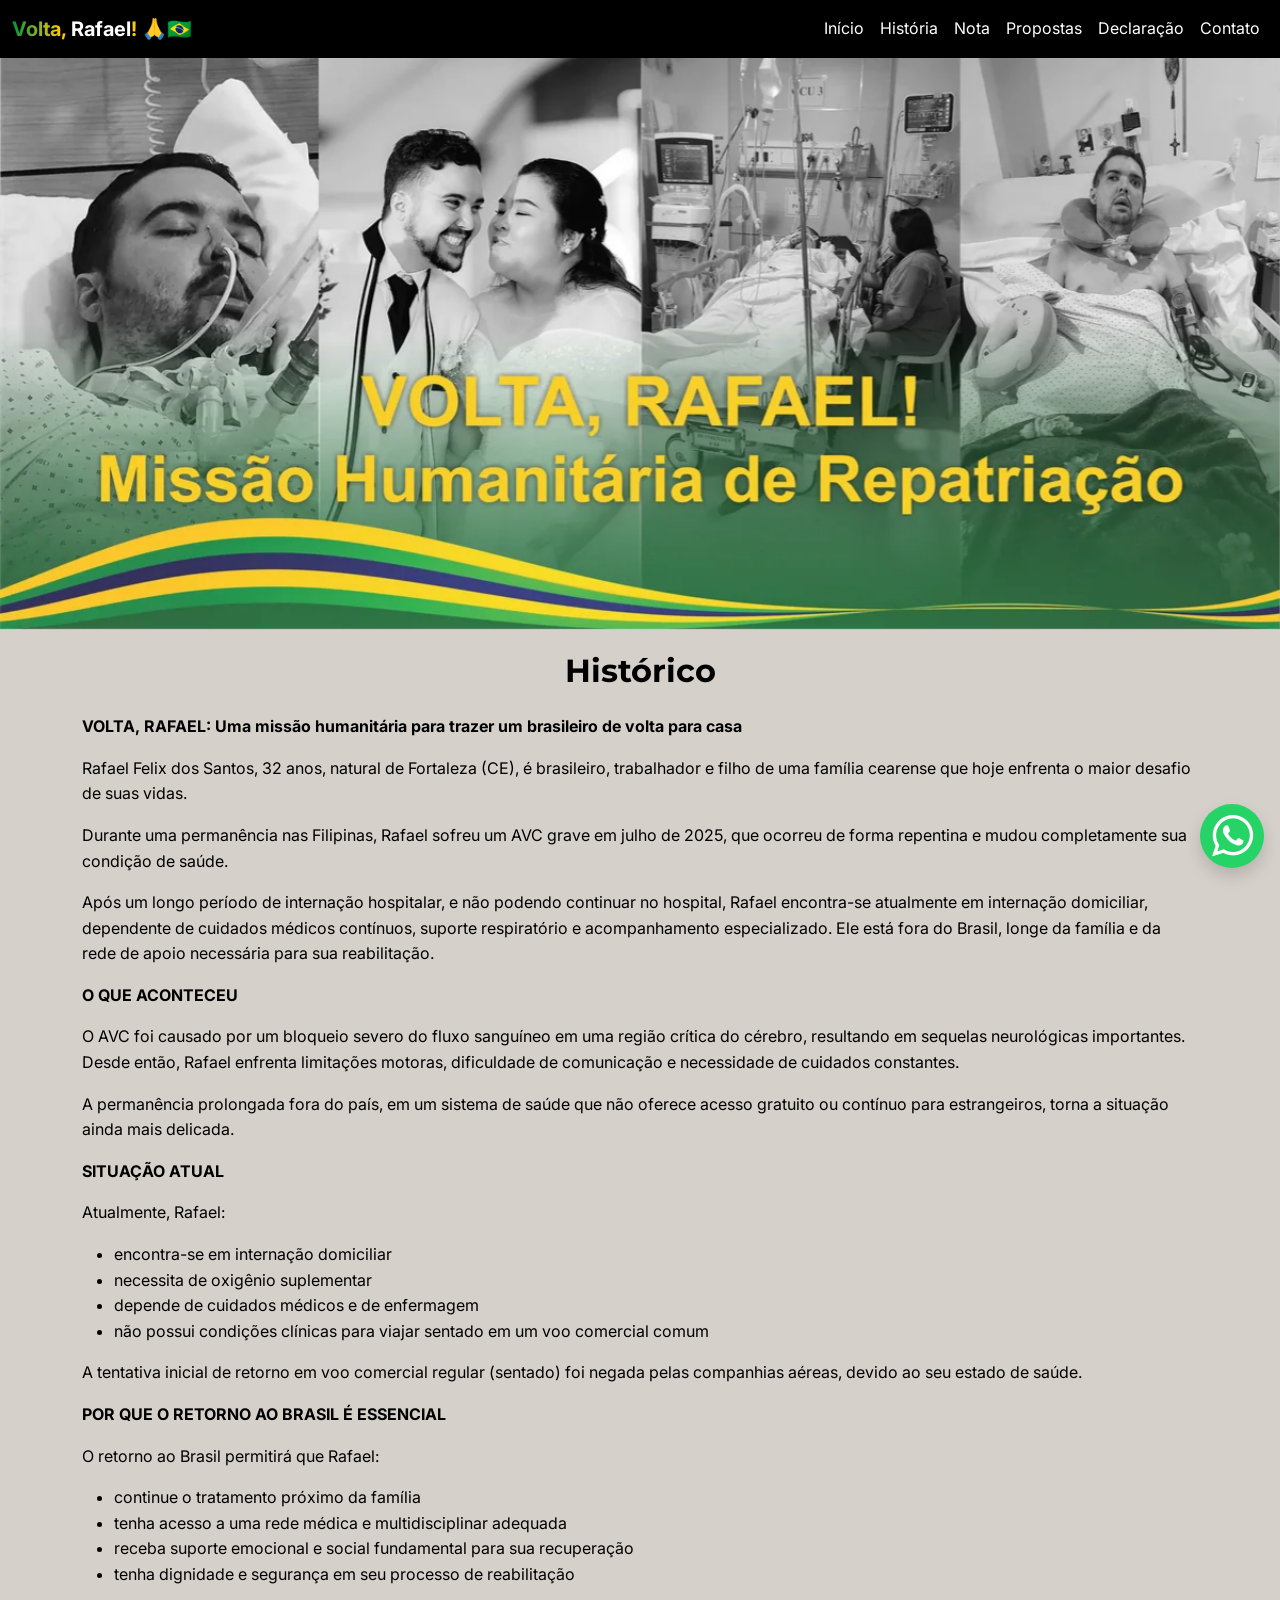
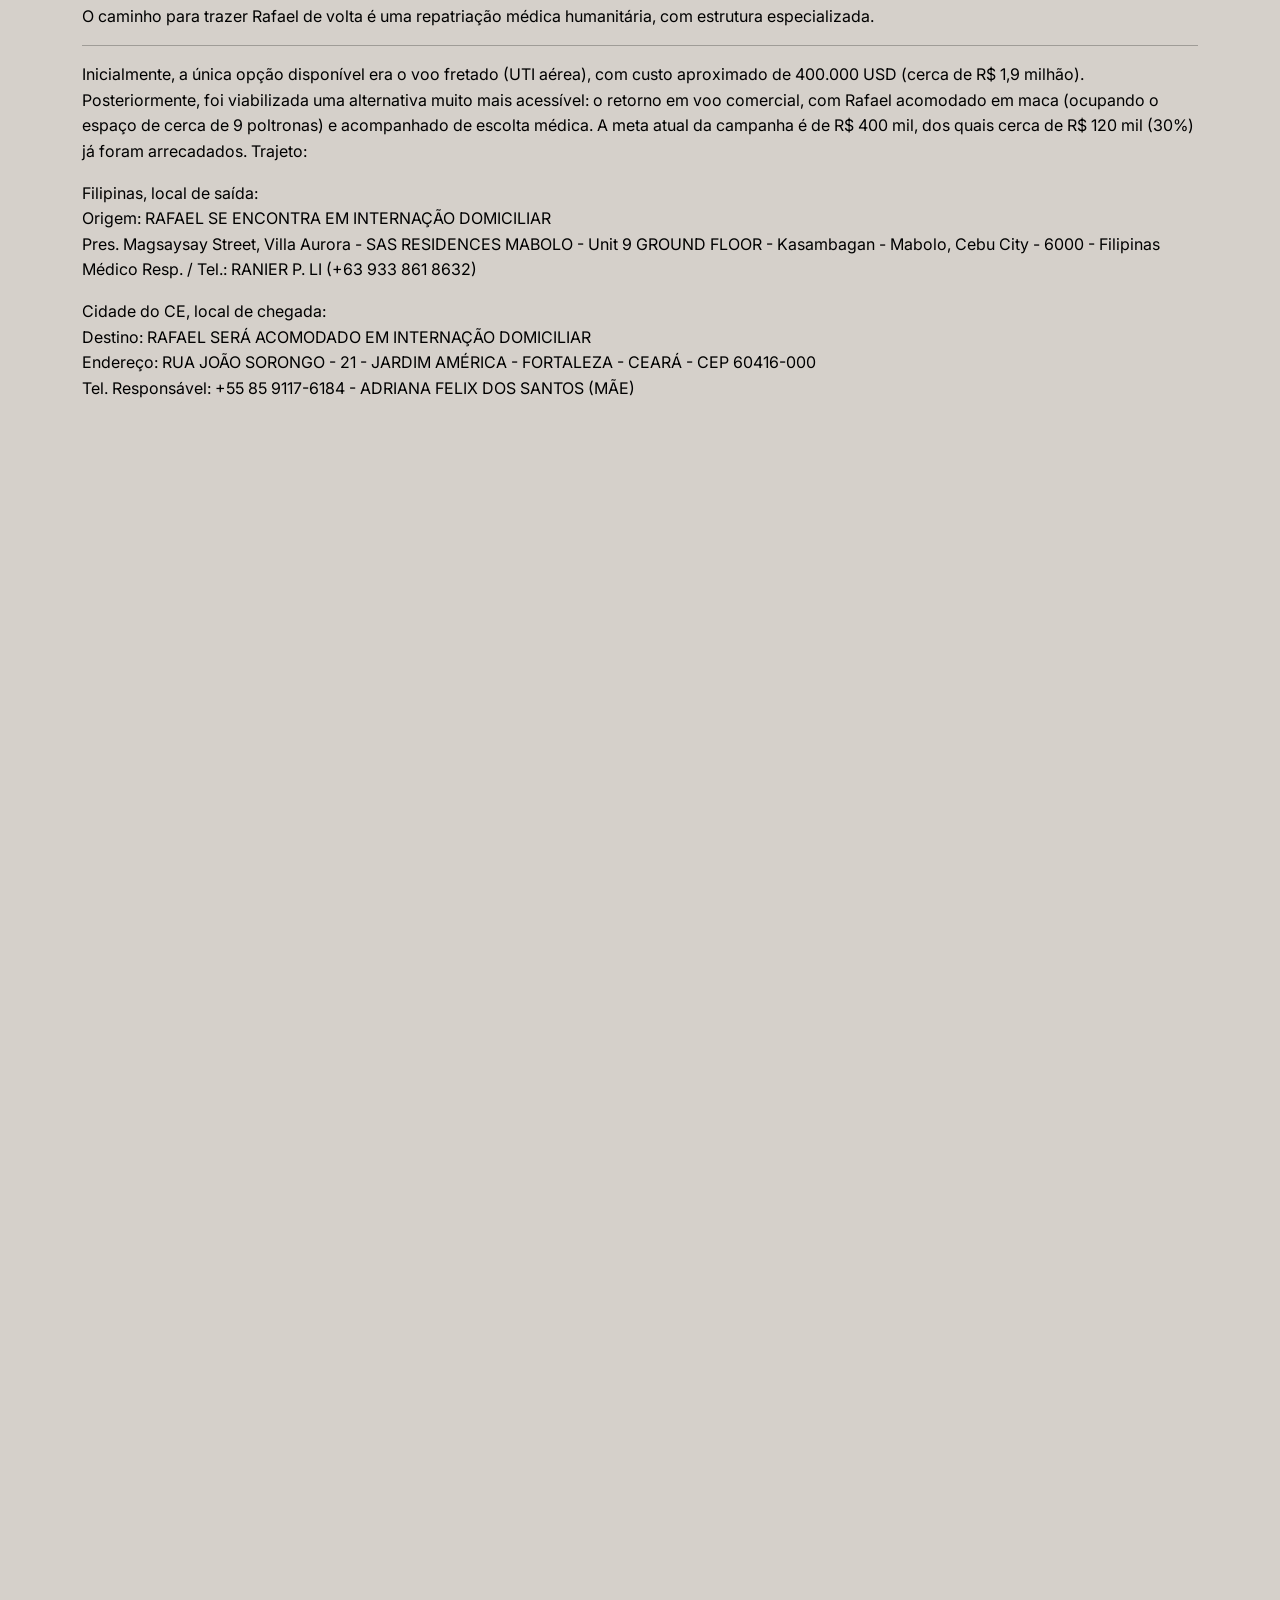
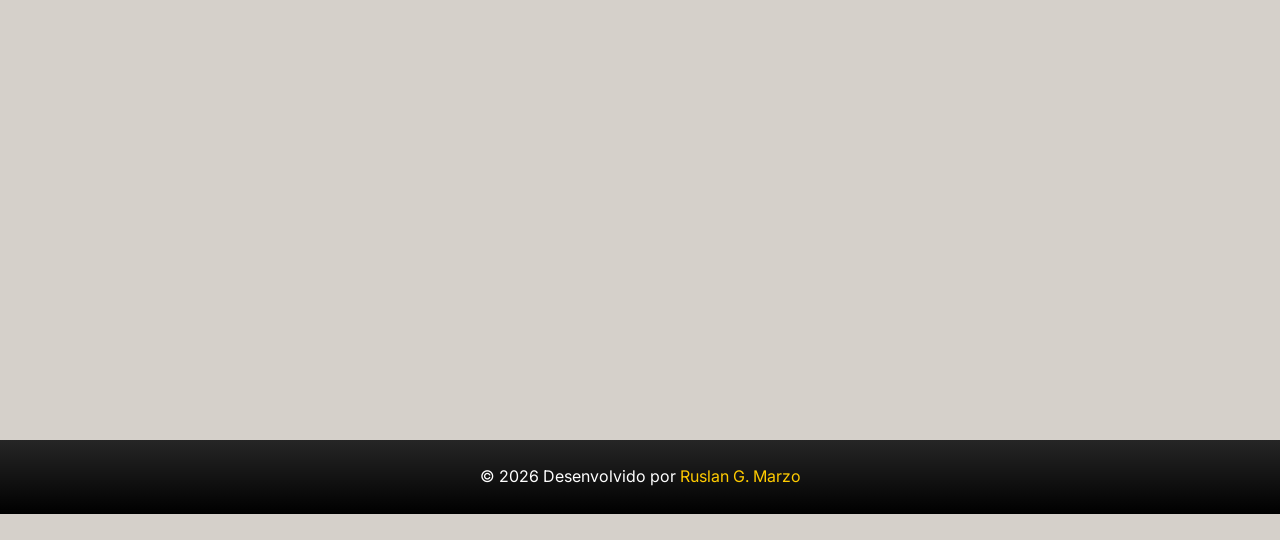
<file: historico.html>
<!DOCTYPE html>
<html lang="pt-BR">

<head>
  <meta charset="UTF-8">
  <meta name="viewport" content="width=device-width, initial-scale=1.0">
  <meta name="description"
    content="Volta, Rafael! Missão humanitária de repatriação.">
  <meta name="keywords" content="missão humanitária, repatriação">
  <meta name="author" content="Ruslan Guerra Marzo">
  <link rel="author" href="https://ruslanguerramarzo.web.app">
  <title>Volta, Rafael! - Missão humanitária de repatriação</title>
  <link rel="icon" type="image/x-icon" href="assets/logo.png">
  <!-- Bootstrap CSS -->
  <link href="https://cdn.jsdelivr.net/npm/bootstrap@5.3.3/dist/css/bootstrap.min.css" rel="stylesheet">
  <!-- Google Fonts: Montserrat, Poppins, Inter, Roboto -->
  <link href="https://fonts.googleapis.com/css2?family=Montserrat|Poppins|Inter|Roboto" rel="stylesheet">
  <!-- AOS for animations -->
  <link href="https://cdn.jsdelivr.net/npm/aos@2.3.4/dist/aos.css" rel="stylesheet">
  <link rel="stylesheet" href="https://cdnjs.cloudflare.com/ajax/libs/font-awesome/4.7.0/css/font-awesome.min.css">
  <link rel="stylesheet" href="assets/style.css?v=2">
</head>

<body>

    <header>
    <nav id="barraNavegacao" class="navbar navbar-expand-lg fixed-top">
      <div class="container-fluid">
        <a class="navbar-brand" href="#home">
          <b class="cor-amarelo"><span class="gradient-text-2">Volta</span>, <span class="cor-branco">Rafael</span>!</b> 🙏🇧🇷
        </a>
        <button class="navbar-toggler" type="button" data-bs-toggle="collapse" data-bs-target="#navbarNav"
          aria-controls="navbarNav" aria-expanded="false" aria-label="Toggle navigation"
          style="color: var(--azul);">
          <!-- <span class="navbar-toggler-icon"></span> -->
          <i class="fa fa-navicon" style="font-size: 30px;"></i>
        </button>
        <div class="collapse navbar-collapse justify-content-end" id="navbarNav">
          <ul class="navbar-nav">
            <li class="nav-item">
              <a class="nav-link" href="index.html#home">Início</a>
            </li>
            <li class="nav-item">
              <a class="nav-link" href="index.html#historia">História</a>
            </li>
            <li class="nav-item">
              <a class="nav-link" href="index.html#nota">Nota</a>
            </li>
            <li class="nav-item">
              <a class="nav-link" href="index.html#propostas">Propostas</a>
            </li>
            <li class="nav-item">
              <a class="nav-link" href="index.html#declaracao">Declaração</a>
            </li>
            <li class="nav-item">
              <a class="nav-link" href="index.html#contact">Contato</a>
            </li>
          </ul>
        </div>
      </div>
      <div id="divToast" class="toast position-fixed top-0" style="width:fit-content; margin:4rem 0 0 12px;">
        <div class="alert alert-success mb-0">
          <i class="fa fa-check-square-o"></i> <span id="successMessage">Informação copiada com sucesso!</span>
        </div>
      </div>
    </nav>
  </header>

  <main>
    <!-- Hero Section -->
    <section data-aos="fade-in">
      <div>
        <img src="assets/hero-2.webp" fetchpriority="high" alt="Volta, Rafael!" class="w-100 mt-5">
      </div>
    </section>

    <section class="py-4" data-aos="fade-up">
      <div class="container">
        <h2 class="section-title text-center mb-4">Histórico</h2>
        <p><b>VOLTA, RAFAEL: Uma missão humanitária para trazer um brasileiro de volta para casa</b></p>
        <p>Rafael Felix dos Santos, 32 anos, natural de Fortaleza (CE), é brasileiro, 
          trabalhador e filho de uma família cearense que hoje enfrenta o maior desafio de suas vidas.</p>
        <p>Durante uma permanência nas Filipinas, Rafael sofreu um AVC grave em julho de 2025, 
          que ocorreu de forma repentina e mudou completamente sua condição de saúde.</p>
        <p>Após um longo período de internação hospitalar, e não podendo continuar no hospital, 
          Rafael encontra-se atualmente em internação domiciliar, dependente de cuidados médicos contínuos, 
          suporte respiratório e acompanhamento especializado. Ele está fora do Brasil, 
          longe da família e da rede de apoio necessária para sua reabilitação.</p>

        <p><b>O QUE ACONTECEU</b></p>
        <p>O AVC foi causado por um bloqueio severo do fluxo sanguíneo em uma região crítica do cérebro, 
          resultando em sequelas neurológicas importantes. Desde então, Rafael enfrenta limitações motoras, 
          dificuldade de comunicação e necessidade de cuidados constantes.</p>
        <p>A permanência prolongada fora do país, em um sistema de saúde que não oferece acesso gratuito ou contínuo 
          para estrangeiros, torna a situação ainda mais delicada.</p>

        <p><b>SITUAÇÃO ATUAL</b></p>
        <p>Atualmente, Rafael:
          <ul>
            <li>encontra-se em internação domiciliar</li>
            <li>necessita de oxigênio suplementar</li>
            <li>depende de cuidados médicos e de enfermagem</li>
            <li>não possui condições clínicas para viajar sentado em um voo comercial comum</li>
          </ul>
        </p>
        <p>A tentativa inicial de retorno em voo comercial regular (sentado) foi negada pelas companhias aéreas, devido ao seu estado de saúde.</p>

        <p><b>POR QUE O RETORNO AO BRASIL É ESSENCIAL</b></p>
        <p>O retorno ao Brasil permitirá que Rafael:
          <ul>
            <li>continue o tratamento próximo da família</li>
            <li>tenha acesso a uma rede médica e multidisciplinar adequada</li>
            <li>receba suporte emocional e social fundamental para sua recuperação</li>
            <li>tenha dignidade e segurança em seu processo de reabilitação</li>
          </ul>
        </p>
        <p>O caminho para trazer Rafael de volta é uma repatriação médica humanitária, com estrutura especializada.</p>
        <hr>
        <p>Inicialmente, a única opção disponível era o voo fretado (UTI aérea), com custo aproximado de
          400.000 USD (cerca de R$ 1,9 milhão). Posteriormente, foi viabilizada uma alternativa muito mais
          acessível: o retorno em voo comercial, com Rafael acomodado em maca (ocupando o espaço de cerca de
          9 poltronas) e acompanhado de escolta médica. A meta atual da campanha é de R$ 400 mil, dos quais
          cerca de R$ 120 mil (30%) já foram arrecadados. Trajeto:</p>
        <p>Filipinas, local de saída:<br>
          Origem: RAFAEL SE ENCONTRA EM INTERNAÇÃO DOMICILIAR<br>
          Pres. Magsaysay Street, Villa Aurora - SAS RESIDENCES MABOLO - Unit 9 GROUND FLOOR - Kasambagan - 
          Mabolo, Cebu City - 6000 - Filipinas<br>
          Médico Resp. / Tel.: RANIER P. LI (+63 933 861 8632)</p>
        <p>Cidade do CE, local de chegada:<br>
          Destino: RAFAEL SERÁ ACOMODADO EM INTERNAÇÃO DOMICILIAR<br>
          Endereço: RUA JOÃO SORONGO - 21 - JARDIM AMÉRICA - FORTALEZA - CEARÁ - CEP 60416-000<br>
          Tel. Responsável: +55 85 9117-6184 - ADRIANA FELIX DOS SANTOS (MÃE)</p>
      </div>
    </section>

    <section class="py-4 bg-light" data-aos="fade-up">
      <div class="container">
        <h2 class="section-title text-center mb-4">Diagnósticos Principais</h2>
        <ul>
          <li class="mb-3">
            <b>Doença Cerebrovascular Crônica (AVC)</b>: Sequela de infarto por oclusão da artéria basilar (NIHSS inicial 35)
            <div class="ms-4">
              <b>Tetraparesia</b>: Perda de força nos quatro membros (decorrente da lesão na ponte/mesencéfalo), 
              sem controle de tronco. Não pode viajar sentado.<br>
              <b>Disfagia</b>: Necessidade de sonda para alimentação (risco de broncoaspiração).<br>
              <b>Gliose e Encefalomalácia</b>: Tecido cerebral substituído por cicatriz nas áreas do infarto.<br>
              <b>Acamado Estável</b> (bed-bound). Consciente, interage com o olhar (piscar). Sem sedação.<br>
              <b>Histórico de Convulsão</b>: Controlado. Sem crises ativas. 
              Uso de anticonvulsivante suspenso recentemente por estabilidade no EEG.
            </div>
          </li>

          <li class="mb-3">
            <b>Trombose Venosa Profunda Subaguda (TVP)</b>: Localizada na perna esquerda (veias ilíaca externa distal, 
              femoral comum e poplítea), já em fase de recanalização parcial (melhora). Em uso de Apixabana 5mg/dia.
          </li>

          <li class="mb-3">
            <b>Comorbidade Cardíaca</b>: portador de cardiopatia congênita atresia tricúspide tipo IB 
              (comunicação interventricular restritiva). Vive com a Circulação de Fontan<br>
            <div class="ms-4">
              <b>Primeira Cirurgia</b> em outubro 93 - Fortaleza - cerclagem do tronco pulmonar - 3 meses<br>
              <b>Segunda Cirurgia</b> em 28.04.94 INCOR SP -Blalock-Taussig modificado à direita - 9 Meses<br>
              <b>Terceira Cirurgia</b> em 05.03.96 INCOR SP -anastomose cavo-pulmonar  FONTAN - 3 anos<br>
            </div>
          </li>

          <li class="mb-3">
            <b>Respiratório</b>: Insuficiência Respiratória Tipo 2 (Resolvida/Estável).
            <div class="ms-4">
              <b>Via Aérea</b>Traqueostomia (Tubo plástico, sem ventilação mecânica, respiração espontânea).<br>
              <b>Infecção</b>: Colonização pulmonar por Pseudomonas aeruginosa e S. aureus (cultura de aspirado traqueal), 
                mas clinicamente estável com Leucócitos normais (6.64 em 02/Dez).não tem febre e o sangue está limpo, 
                isso sugere colonização (bactérias morando lá sem atacar) e não infecção ativa no momento.<br>
              <b>Gasometria (Pulmão)</b>: O pH está um pouco alto (7.503 - Alcalose) e a oxigenação (pO2 69.2) está levemente baixa. 
                Isso exige monitoramento respiratório.<br>
              <b>Raio-X de Tórax</b>: Pulmões limpos ("Lung fields are essentially clear").<br>
              <b>Teste de Hipóxia</b> (High Altitude Simulation Test) em 04/Dez/2025. Resultado:<br>
              <b>Dessaturação</b> para 87% em ar ambiente simulado. Estabilizou em 91% com 4 LPM (Litros por Minuto).<br>
              <b>Suprimento obrigatório de O2 contínuo de 4 LPM</b> durante todo o voo ("gate-to-gate").<br>
            </div>
          </li>

          <li class="mb-3">
            <b>POSICIONAMENTO EM VIAGEM: MACA (STRETCHER).</b><br>
            <div class="ms-4">
              <b>Não pode viajar sentado.</b> Paciente acamado, sem controle de tronco.<br>
              <b>Prevenção de TVP</b> (Trombose): Histórico de TVP em membro inferior esquerdo. Em uso de Apixabana 5mg/dia.<br>
              <b>Ossificação Heterotópica</b> (Calcificações exuberantes e confluentes nos tecidos moles atrás do cotovelo). 
                Implicação: Isso explica a rigidez. Não é o osso da articulação que fundiu, 
                mas sim uma "capa" de cálcio que cresceu por fora devido à imobilidade e lesão neurológica. 
                Exige fisioterapia cuidadosa para não inflamar mais.<br>
            </div>
          </li>

          <li class="mb-3">
            <b>NUTRIÇÃO</b><br>
            <div class="ms-4">
              <b>Gastrostomia (PEG Tube)</b>: Alimentação enteral em bolus.<br>
              <b>Dieta atual</b>: Líquida (fórmula renal + proteína), administrada lentamente. 
              Ministrada na posição com elevação 45 graus e descanso pós refeição obrigatório em posição de refeição por 60 minutos.<br>
              <b></b><br>
            </div>
          </li>
        </ul>
      </div>
    </section>

    <section class="py-4" data-aos="fade-up">
      <div class="container">
        <h2 class="section-title text-center mb-0">Medicação</h2>
        <h5 class="text-center mb-4">Lista Atual de Medicamentos - Rafael Felix (Março 2026)</h5>
        <div class="row">
          <div class="col-sm">
            <p>
              <b class="nomeSistema">Sistema Neurológico (Neuroproteção)</b>
              <ul>
                <li class="mb-3">
                  <b>Citicolina Sódica (Cholinerv)</b><br>
                  <ul>
                    <li>Dosagem: 1g (1000 mg).</li>
                    <li>Frequência: 1x ao dia (08:00).</li>
                    <li>Nota: Substituiu o Levetiracetam.</li>
                  </ul>
                </li>
              </ul>
            </p>

            <p>
              <b class="nomeSistema">Sistema Cardiovascular & Coagulação</b>
              <ul>
                <li class="mb-3">
                  <b>Apixabana (Xabitor / Eliquis)</b><br>
                  <ul>
                    <li>Dosagem: 2,5 mg por dose (Total diário: 5 mg).</li>
                    <li>Frequência: 2x ao dia (08:00 e 22:00).</li>
                    <li>Nota: Retomado após suspensão temporária.</li>
                  </ul>
                </li>
                <li class="mb-3">
                  <b>Ivabradina (Coralan)</b><br>
                  <ul>
                    <li>Dosagem: 5 mg por dose (Total diário: 10 mg).</li>
                    <li>Frequência: 2x ao dia (08:00 e 22:00).</li>
                    <li>Nota: Somente se estiver acima de 100 bpm.</li>
                  </ul>
                </li>
                <li class="mb-3">
                  <b>Bisoprolol (Concore)</b><br>
                  <ul>
                    <li>Dosagem: 5 mg por dose (Total diário: 10 mg).</li>
                    <li>Frequência: 2x ao dia (08:00 e 22:00).</li>
                  </ul>
                </li>
                <li class="mb-3">
                  <b>Diosmina + Hesperidina (Daflon)</b><br>
                  <ul>
                    <li>Dosagem: 500 mg por dose (Total diário: 1000 mg).</li>
                    <li>Frequência: 2x ao dia (08:00 e 22:00).</li>
                  </ul>
                </li>
              </ul>
            </p>
          </div>

          <div class="col-sm">
            <p>
              <b class="nomeSistema">Sistema Urinário</b>
              <ul>
                <li class="mb-3">
                  <b>Betanecol (Uriflow)</b><br>
                  <ul>
                    <li>Dosagem: 25 mg por dose (Total diário: 75 mg).</li>
                    <li>Frequência: 3x ao dia (08:00, 16:00 e 22:00).</li>
                  </ul>
                </li>
              </ul>
            </p>

            <p>
              <b class="nomeSistema">Sistema Respiratório</b>
              <ul>
                <li class="mb-3">
                  <b>Salbutamol (Hivent / Asmalin)</b><br>
                  <ul>
                    <li>Dosagem: 1 mg (nebulização).</li>
                    <li>Frequência: 1x ao dia (09:00).</li>
                    <li>Nota: Dose extra às 21:00 apenas se necessário/secreção densa.</li>
                  </ul>
                </li>
              </ul>
            </p>

            <p>
              <b class="nomeSistema">Sistema Gastrointestinal / Proteção</b>
              <ul>
                <li class="mb-3">
                  <b>Omeprazol (Prontoprazole)</b><br>
                  <ul>
                    <li>Dosagem: 1 comprimido/cápsula.</li>
                    <li>Frequência: 1x ao dia (05:30 - Jejum).</li>
                  </ul>
                </li>
                <li class="mb-3">
                  <b>Prozelax C</b><br>
                  <ul>
                    <li>Dosagem: 200 mcg.</li>
                    <li>Frequência: 1x ao dia (22:00).</li>
                    <li>Atenção: Não macerar.</li>
                  </ul>
                </li>
                <li class="mb-3">
                  <b>Alimentação</b><br>
                  <ul>
                    <li>Beneproteina - 6 medidas/dia - 3 garrafas de NOVASOURCE REAL.</li>
                  </ul>
                </li>
              </ul>
            </p>
          </div>
        </div>
      </div>
    </section>

    <section class="py-5 bg-light" data-aos="fade-up">
      <div class="container">
        <h2 class="section-title text-center">Documentos médicos</h2>
      </div>

      <div class="row mx-auto" style="max-width: 900px;">
        <div class="col-sm">
          <div class="div-contato">
            <a href="assets/250713_Laudo_de_Exame_RM.pdf" target="_blank" class="text-decoration-none" title="Ver o PDF do documento">
              <div class="d-flex">
                <div>
                  <button type="button" class="btn btn-contato bg-gradient shadow">
                    <i class="fa fa-file-pdf-o"></i>
                  </button>
                </div>
                <div>
                  <b class="text-black">Laudo de exame MRA-Cérebro</b>
                  <p class="text-muted">13 de julho de 2025</p>
                </div>
              </div>
            </a>
          </div>
        </div>
        <div class="col-sm">
          <div class="div-contato">
            <a href="assets/250914_Resumo_de_Alta_Hospitalar_1_de_4.pdf" target="_blank" class="text-decoration-none" title="Ver o PDF do documento">
              <div class="d-flex">
                <div>
                  <button type="button" class="btn btn-contato bg-gradient shadow">
                    <i class="fa fa-file-pdf-o"></i>
                  </button>
                </div>
                <div>
                  <b class="text-black">Resumo de alta hospitalar (1/4)</b>
                  <p class="text-muted">14 de setembro de 2025</p>
                </div>
              </div>
            </a>
          </div>
        </div>
        <div class="col-sm">
          <div class="div-contato">
            <a href="assets/250914_Resumo_de_Alta_Hospitalar_2_de_4.pdf" target="_blank" class="text-decoration-none" title="Ver o PDF do documento">
              <div class="d-flex">
                <div>
                  <button type="button" class="btn btn-contato bg-gradient shadow">
                    <i class="fa fa-file-pdf-o"></i>
                  </button>
                </div>
                <div>
                  <b class="text-black">Resumo de alta hospitalar (2/4)</b>
                  <p class="text-muted">14 de setembro de 2025</p>
                </div>
              </div>
            </a>
          </div>
        </div>
      </div>

      <div class="row mx-auto" style="max-width: 900px;">
        <div class="col-sm">
          <div class="div-contato">
            <a href="assets/250914_Resumo_de_Alta_Hospitalar_3_de_4.pdf" target="_blank" class="text-decoration-none" title="Ver o PDF do documento">
              <div class="d-flex">
                <div>
                  <button type="button" class="btn btn-contato bg-gradient shadow">
                    <i class="fa fa-file-pdf-o"></i>
                  </button>
                </div>
                <div>
                  <b class="text-black">Resumo de alta hospitalar (3/4)</b>
                  <p class="text-muted">14 de setembro de 2025</p>
                </div>
              </div>
            </a>
          </div>
        </div>
        <div class="col-sm">
          <div class="div-contato">
            <a href="assets/250914_Resumo_de_Alta_Hospitalar_4_de_4.pdf" target="_blank" class="text-decoration-none" title="Ver o PDF do documento">
              <div class="d-flex">
                <div>
                  <button type="button" class="btn btn-contato bg-gradient shadow">
                    <i class="fa fa-file-pdf-o"></i>
                  </button>
                </div>
                <div>
                  <b class="text-black">Resumo de alta hospitalar (4/4)</b>
                  <p class="text-muted">14 de setembro de 2025</p>
                </div>
              </div>
            </a>
          </div>
        </div>
        <div class="col-sm"></div>
      </div>
    </section>

    <section class="py-5" data-aos="fade-up">
      <div class="container">
        <h2 class="section-title text-center">Desafios naturais nas Filipinas</h2>
      </div>

      <div class="row mx-auto" style="max-width: 900px;">
        <div class="col-sm mb-3">
          <div>
            <div class="div-contato">
              <a href="assets/Terremoto_nas_Filipinas_30-09-2025.pdf" target="_blank" class="text-decoration-none" title="Ver o PDF do documento">
                <div class="d-flex">
                  <div>
                    <button type="button" class="btn btn-contato bg-gradient shadow">
                      <i class="fa fa-file-pdf-o"></i>
                    </button>
                  </div>
                  <div>
                    <b class="text-black">Terremoto de magnitude 6,9</b>
                    <p class="text-muted">30 de setembro de 2025</p>
                  </div>
                </div>
              </a>
            </div>
          </div>
        </div>
        <div class="col-sm">
          <div>
            <div class="div-contato">
              <a href="assets/Tufao_nas_Filipinas_Novembro_2025.pdf" target="_blank" class="text-decoration-none" title="Ver o PDF do documento">
                <div class="d-flex">
                  <div>
                    <button type="button" class="btn btn-contato bg-gradient shadow">
                      <i class="fa fa-file-pdf-o"></i>
                    </button>
                  </div>
                  <div>
                    <b class="text-black">Tufão</b>
                    <p class="text-muted">novembro de 2025</p>
                  </div>
                </div>
              </a>
            </div>
          </div>
        </div>
      </div>
    </section>

    <section class="py-5 bg-light" id="ajuda" data-aos="fade-up">
      <div class="container">
        <h2 class="section-title text-center">Como ajudar</h2>
        <div>
          <p>Esta campanha foi criada com um único objetivo: trazer o Rafael de volta para casa.</p>
          <p>Todos os recursos arrecadados são destinados exclusivamente aos custos da repatriação médica, 
            conforme descrito na <a href="index.html#declaracao">declaração pública de finalidade</a>, disponível neste site.</p>
          <p>Você pode ajudar de três formas:</p>
          <p>
            <ul>
              <li>contribuindo financeiramente</li>
              <li><a href="assets/Cartao_interativo_Volta_Rafael.pdf" target="_blank" title="Ver cartão interativo da campanha">compartilhando a campanha</a></li>
              <li>indicando a iniciativa a instituições, empresas ou pessoas que possam apoiar</li>
            </ul>
          </p>
        </div>
        <div class="row" style="max-width: 650px;">
          <div class="col-sm">
            <p><b>Chave Pix</b> (CPF): <span>430.716.353-20 
                <i class="fa fa-copy" title="Copiar chave Pix (CPF)" onclick="copyPixKey()" 
                  style="cursor:pointer; color:var(--azul);"></i></span><br>
              <b>Titular</b>: Rafael Brito dos Santos (pai)<br>
              <b>Banco</b>: Banco do Brasil<br>
              <b>Agência</b>: 3163-1<br>
              <b>Conta</b>: 112895-7</p>
            <p>
              <button type="button" class="btn btn-primary" style="border-color:var(--azul); background-color:var(--azul);" 
                onclick="copyPixCode()">
                <i class="fa fa-copy"></i> Copiar código Pix
              </button>
            </p>
          </div>
          <div class="col-sm" style="text-align: center;">
            <img src="assets/qr-code-pix.jpeg" alt="Código QR do Pix" class="border rounded-5" style="max-width: 300px;" loading="lazy">
          </div>
        </div>
      </div>
    </section>

    <div id="btnWhatsApp" class="rounded-circle shadow d-flex align-items-center justify-content-center"
      title="Entre em Contato">
      <a href="https://wa.me/5521981746179" target="_blank" class="text-decoration-none" title="WhatsApp">
        <i class="fa fa-whatsapp" style="font-size: 3rem; color: white;"></i>
      </a>
    </div>
  </main>

  <!-- Footer -->
  <footer class="py-4 text-center bg-gradient">
    <div>&copy; <span id="anoAtual">2025</span> Desenvolvido por <a href="https://ruslanguerramarzo.web.app" class="text-decoration-none">Ruslan G. Marzo</a></div>
  </footer>

  <!-- Bootstrap JS -->
  <script src="https://cdn.jsdelivr.net/npm/bootstrap@5.3.3/dist/js/bootstrap.bundle.min.js"></script>
  <!-- AOS JS -->
  <script src="https://cdn.jsdelivr.net/npm/aos@2.3.4/dist/aos.js"></script>
  <script src="assets/script.js?v=2"></script>
  <script>
    AOS.init({
      duration: 1200,
    });
  </script>
</body>

</html>
</file>
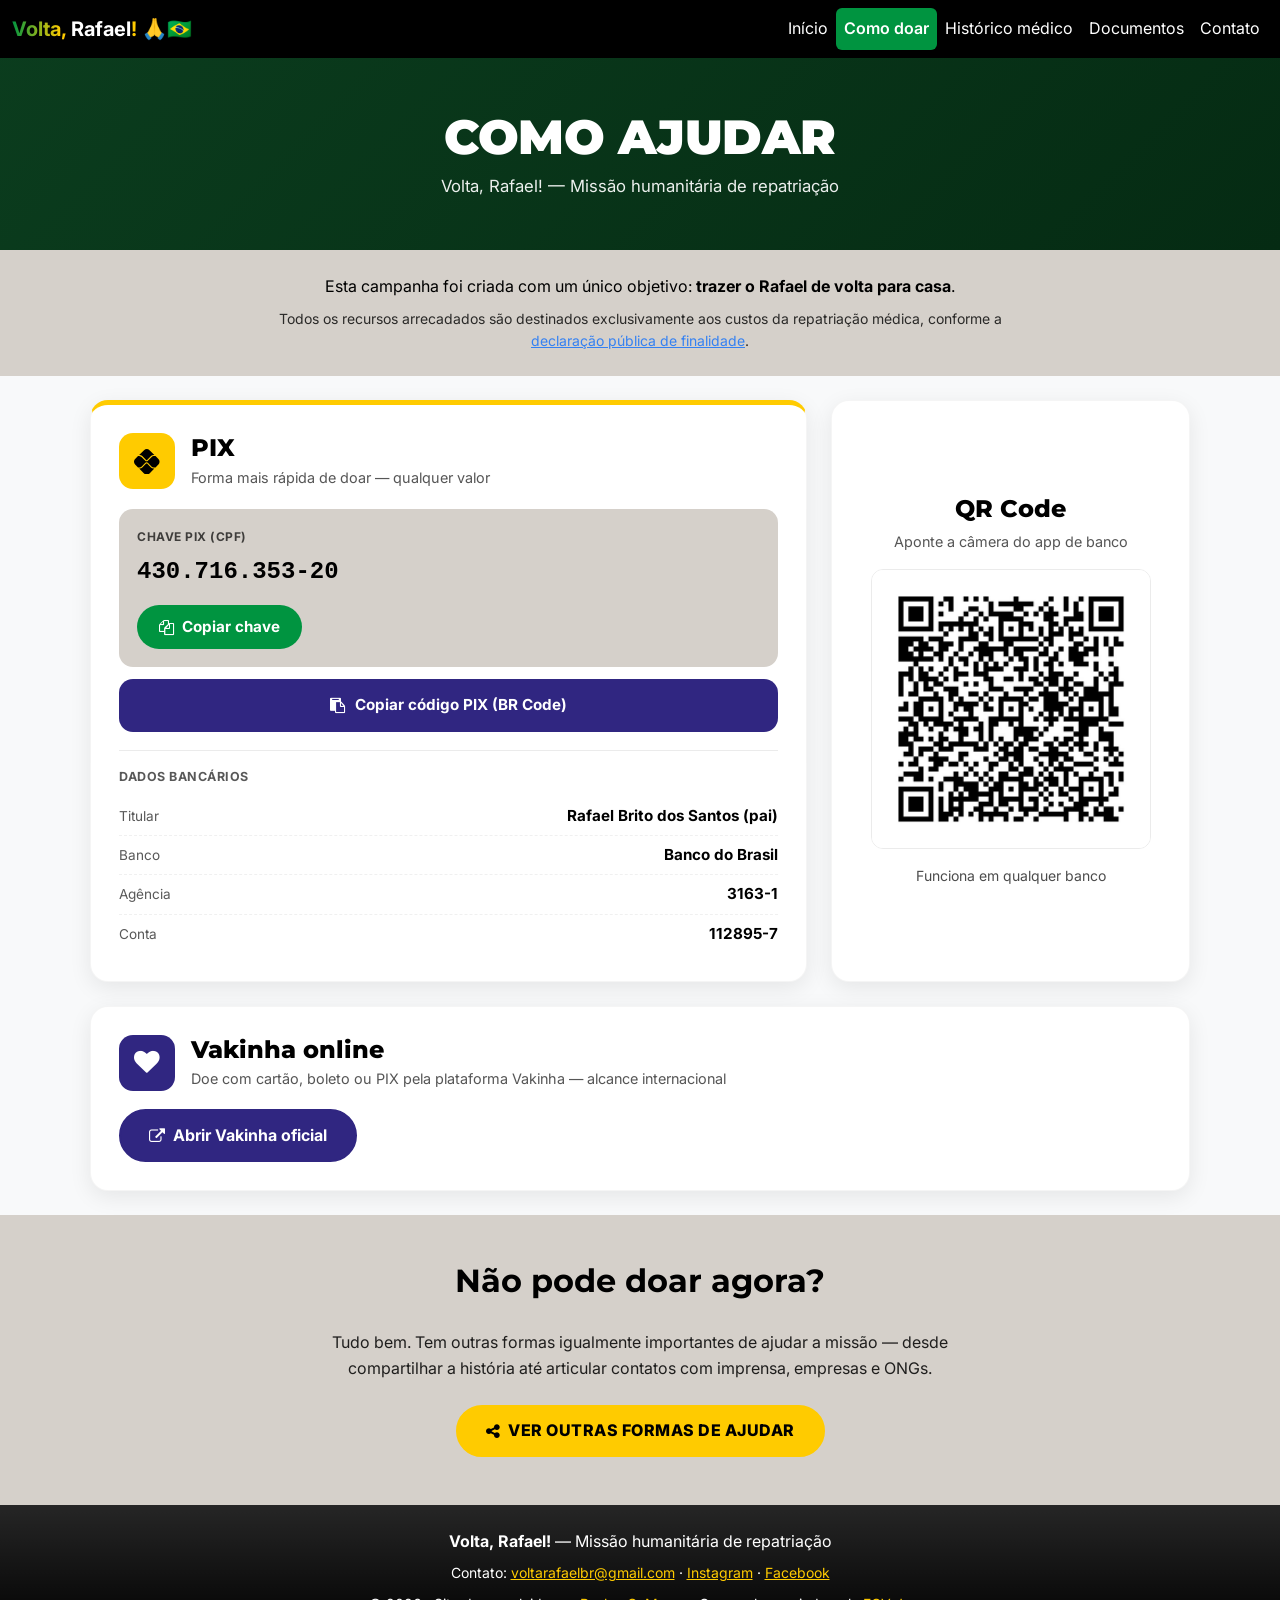
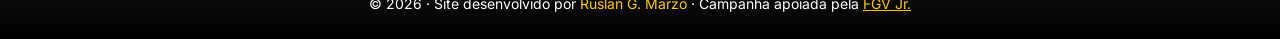
<file: pix.html>
<!DOCTYPE html>
<html lang="pt-BR">

<head>
  <meta charset="UTF-8">
  <meta name="viewport" content="width=device-width, initial-scale=1.0">

  <title>Como doar via PIX — Volta, Rafael!</title>
  <meta name="description" content="Todas as formas de doação para a missão humanitária Volta, Rafael!: chave PIX (CPF), código PIX, dados bancários e Vakinha oficial.">
  <meta name="keywords" content="PIX, doação, Volta Rafael, missão humanitária, Vakinha, repatriação">
  <meta name="robots" content="index, follow">
  <meta name="author" content="Ruslan Guerra Marzo">
  <link rel="author" href="https://ruslanguerramarzo.web.app">
  <link rel="canonical" href="https://www.voltarafael.com.br/pix.html">

  <!-- Open Graph -->
  <meta property="og:title" content="Como doar via PIX — Volta, Rafael!">
  <meta property="og:description" content="Chave PIX, código PIX e Vakinha oficial da missão humanitária Volta, Rafael!">
  <meta property="og:image" content="https://www.voltarafael.com.br/assets/hero-2.webp">
  <meta property="og:image:alt" content="Rafael Felix dos Santos — Volta, Rafael!">
  <meta property="og:url" content="https://www.voltarafael.com.br/pix.html">
  <meta property="og:type" content="website">
  <meta property="og:locale" content="pt_BR">
  <meta property="og:site_name" content="Volta, Rafael!">

  <!-- Twitter Card -->
  <meta name="twitter:card" content="summary_large_image">
  <meta name="twitter:title" content="Como doar via PIX — Volta, Rafael!">
  <meta name="twitter:description" content="Chave PIX, código PIX e Vakinha oficial da missão humanitária.">
  <meta name="twitter:image" content="https://www.voltarafael.com.br/assets/hero-2.webp">

  <!-- Icons -->
  <link rel="icon" type="image/png" href="assets/logo.png">
  <link rel="apple-touch-icon" href="assets/logo.png">

  <!-- Preconnects -->
  <link rel="preconnect" href="https://fonts.googleapis.com">
  <link rel="preconnect" href="https://fonts.gstatic.com" crossorigin>
  <link rel="preconnect" href="https://cdn.jsdelivr.net">
  <link rel="preconnect" href="https://cdnjs.cloudflare.com">

  <!-- Bootstrap CSS -->
  <link href="https://cdn.jsdelivr.net/npm/bootstrap@5.3.3/dist/css/bootstrap.min.css" rel="stylesheet">
  <!-- Google Fonts (display=swap) -->
  <link href="https://fonts.googleapis.com/css2?family=Inter:wght@400;600&family=Montserrat:wght@700;800;900&family=Poppins:wght@600;800&family=Roboto:wght@400;700&display=swap" rel="stylesheet">
  <link rel="stylesheet" href="https://cdnjs.cloudflare.com/ajax/libs/font-awesome/4.7.0/css/font-awesome.min.css">
  <link rel="stylesheet" href="assets/style.css?v=6">
</head>

<body>

  <header>
    <nav id="barraNavegacao" class="navbar navbar-expand-lg fixed-top">
      <div class="container-fluid">
        <a class="navbar-brand" href="#home">
          <b class="cor-amarelo"><span class="gradient-text-2">Volta</span>, <span class="cor-branco">Rafael</span>!</b> 🙏🇧🇷
        </a>
        <button class="navbar-toggler" type="button" data-bs-toggle="collapse" data-bs-target="#navbarNav"
          aria-controls="navbarNav" aria-expanded="false" aria-label="Toggle navigation"
          style="color: var(--azul);">
          <!-- <span class="navbar-toggler-icon"></span> -->
          <i class="fa fa-navicon" style="font-size: 30px;"></i>
        </button>
        <div class="collapse navbar-collapse justify-content-end" id="navbarNav">
          <ul class="navbar-nav">
            <li class="nav-item">
              <a class="nav-link" href="index.html#home">Início</a>
            </li>
            <li class="nav-item">
              <a class="nav-link active" aria-current="page" href="pix.html">Como doar</a>
            </li>
            <li class="nav-item">
              <a class="nav-link" href="historico.html">Histórico médico</a>
            </li>
            <li class="nav-item">
              <a class="nav-link" href="index.html#documentos">Documentos</a>
            </li>
            <li class="nav-item">
              <a class="nav-link" href="index.html#contact">Contato</a>
            </li>
          </ul>
        </div>
      </div>
      <div id="divToast" class="toast position-fixed top-0" style="width:fit-content; margin:4rem 0 0 12px;">
        <div class="alert alert-success mb-0">
          <i class="fa fa-check-square-o"></i> <span id="successMessage">Informação copiada com sucesso!</span>
        </div>
      </div>
    </nav>
  </header>

  <main>
    <!-- Hero compacto -->
    <section class="pix-hero">
      <div class="container">
        <h1>Como ajudar</h1>
        <p>Volta, Rafael! — Missão humanitária de repatriação</p>
      </div>
    </section>

    <!-- Disclaimer rápido -->
    <section class="py-4">
      <div class="container" style="max-width: 760px;">
        <p class="text-center mb-2">
          Esta campanha foi criada com um único objetivo: <strong>trazer o Rafael de volta para casa</strong>.
        </p>
        <p class="text-center small mb-0" style="opacity: 0.8;">
          Todos os recursos arrecadados são destinados exclusivamente aos custos da repatriação médica,
          conforme a <a href="assets/declaracao-publica-de-finalidade.pdf" target="_blank" rel="noopener">declaração pública de finalidade</a>.
        </p>
      </div>
    </section>

    <!-- Grid principal de doação -->
    <section class="py-4 bg-light" id="ajuda">
      <div class="container">
        <div class="pix-grid">

          <!-- Card destaque PIX -->
          <div class="pix-card pix-card-destaque" data-aos="fade-up">
            <div class="pix-card-header">
              <div class="pix-card-icone"><svg class="pix-icon-svg" viewBox="0 0 512 512" role="img" aria-label="Pix" xmlns="http://www.w3.org/2000/svg"><path d="M242.4 292.5C247.8 287.1 257.1 287.1 262.5 292.5L339.5 369.5C353.7 383.7 372.6 391.5 392.6 391.5H407.7L310.6 488.6C280.3 518.1 231.1 518.1 200.8 488.6L103.3 391.2H112.6C132.6 391.2 151.5 383.4 165.7 369.2L242.4 292.5zM262.5 218.9C257.1 224.3 247.8 224.3 242.4 218.9L165.7 142.2C151.5 127.1 132.6 120.2 112.6 120.2H103.3L200.7 22.8C231.1-7.6 280.3-7.6 310.6 22.8L407.8 119.9H392.6C372.6 119.9 353.7 127.7 339.5 141.9L262.5 218.9zM112.6 142.7C126.4 142.7 139.1 148.3 149.7 158L226.4 234.7C233.4 241.7 242.6 245.2 251.8 245.2C260.1 245.2 270.2 241.7 277.2 234.7L354.2 157.7C363.9 148 377.5 142.4 391.3 142.4H430.2L488.6 200.8C518.9 231.1 518.9 280.3 488.6 310.6L430.2 369H391.3C377.5 369 363.9 363.4 354.2 353.7L277.2 276.7C263.6 263.1 240.1 263.1 226.5 276.7L149.7 353.4C139.1 363.1 126.4 368.7 112.6 368.7H80.8L22.4 310.3C-7.9 280-7.9 230.8 22.4 200.5L80.8 142.1H112.6z"/></svg></div>
              <div>
                <h2 class="pix-card-titulo">PIX</h2>
                <p class="pix-card-subtitulo">Forma mais rápida de doar — qualquer valor</p>
              </div>
            </div>

            <div class="pix-chave-box">
              <span class="pix-chave-label">Chave PIX (CPF)</span>
              <code class="pix-chave-valor">430.716.353-20</code>
              <button type="button" class="pix-btn-copiar" onclick="copyPixKey()" aria-label="Copiar chave PIX (CPF)">
                <i class="fa fa-copy" aria-hidden="true"></i> Copiar chave
              </button>
            </div>

            <button type="button" class="pix-btn-codigo" onclick="copyPixCode()" aria-label="Copiar código PIX completo (BR Code)">
              <i class="fa fa-clipboard" aria-hidden="true"></i> Copiar código PIX (BR Code)
            </button>

            <div class="pix-dados-bancarios">
              <p class="pix-dados-titulo">Dados bancários</p>
              <ul>
                <li><span>Titular</span><strong>Rafael Brito dos Santos (pai)</strong></li>
                <li><span>Banco</span><strong>Banco do Brasil</strong></li>
                <li><span>Agência</span><strong>3163-1</strong></li>
                <li><span>Conta</span><strong>112895-7</strong></li>
              </ul>
            </div>
          </div>

          <!-- Card QR Code -->
          <div class="pix-card pix-card-qr" data-aos="fade-up">
            <h2 class="pix-card-titulo">QR Code</h2>
            <p class="pix-card-subtitulo">Aponte a câmera do app de banco</p>
            <img src="assets/qr-code-pix.jpeg" alt="Código QR do PIX — chave CPF 430.716.353-20" width="280" height="280" loading="lazy">
            <p class="small mt-3 mb-0" style="opacity: 0.7;">Funciona em qualquer banco</p>
          </div>

        </div>

        <!-- Card Vakinha -->
        <div class="pix-card pix-card-vakinha" data-aos="fade-up">
          <div class="pix-card-header">
            <div class="pix-card-icone pix-card-icone-azul"><i class="fa fa-heart" aria-hidden="true"></i></div>
            <div>
              <h2 class="pix-card-titulo">Vakinha online</h2>
              <p class="pix-card-subtitulo">Doe com cartão, boleto ou PIX pela plataforma Vakinha — alcance internacional</p>
            </div>
          </div>
          <a href="https://www.vakinha.com.br/vaquinha/voltarafael-com-br" target="_blank" rel="noopener" class="pix-btn-vakinha">
            <i class="fa fa-external-link" aria-hidden="true"></i> Abrir Vakinha oficial
          </a>
        </div>
      </div>
    </section>

    <!-- Outras formas de ajudar -->
    <section class="py-5">
      <div class="container text-center" style="max-width: 700px;">
        <h2 class="section-title">Não pode doar agora?</h2>
        <p class="mb-4" style="opacity: 0.85;">
          Tudo bem. Tem outras formas igualmente importantes de ajudar a missão — desde compartilhar a história até articular contatos com imprensa, empresas e ONGs.
        </p>
        <a href="index.html#ajudar" class="btn-doar">
          <i class="fa fa-share-alt" aria-hidden="true"></i> Ver outras formas de ajudar
        </a>
      </div>
    </section>

    <!-- Sticky CTA mobile -->
    <div class="sticky-cta-mobile" aria-label="Ações rápidas">
      <a href="#ajuda" class="btn-pix">
        <i class="fa fa-heart" aria-hidden="true"></i> Doar via PIX
      </a>
      <a href="https://api.whatsapp.com/send?text=Ajude%20Rafael%20a%20voltar%20pro%20Brasil%3A%20https%3A%2F%2Fwww.voltarafael.com.br%2F" target="_blank" rel="noopener" class="btn-share">
        <i class="fa fa-share-alt" aria-hidden="true"></i> Compartilhar
      </a>
    </div>
  </main>

  <!-- Footer -->
  <footer class="py-4 text-center bg-gradient">
    <div class="container">
      <p class="mb-2"><strong>Volta, Rafael!</strong> — Missão humanitária de repatriação</p>
      <p class="mb-2 small">
        Contato: <a href="mailto:voltarafaelbr@gmail.com">voltarafaelbr@gmail.com</a>
        · <a href="https://www.instagram.com/voltarafaelbr" target="_blank" rel="noopener">Instagram</a>
        · <a href="https://www.facebook.com/voltarafael" target="_blank" rel="noopener">Facebook</a>
      </p>
      <p class="mb-0 small">
        &copy; <span id="anoAtual">2025</span> · Site desenvolvido por <a href="https://ruslanguerramarzo.web.app" class="text-decoration-none">Ruslan G. Marzo</a> · Campanha apoiada pela <a href="https://fgvjr.com" target="_blank" rel="noopener">FGV Jr.</a>
      </p>
    </div>
  </footer>

  <!-- Bootstrap JS -->
  <script src="https://cdn.jsdelivr.net/npm/bootstrap@5.3.3/dist/js/bootstrap.bundle.min.js"></script>
  <script src="assets/script.js?v=6"></script>
</body>

</html>
</file>
<file: assets/style.css>
:root {
  --verde: #009440;
  --verde-escuro: #0b3d1e;
  --amarelo: #ffcb00;
  --azul: #302681;
  --preto: #000000;
  --branco: #ffffff;
  --cinza-claro: #d5d0ca;
  --cinza-escuro: #1e1e1e;
}

.navbar-toggler-icon {
  color: #009440;
}

body {
  font-family: Inter, Roboto, sans-serif;
  background-color: var(--cinza-claro);
  color: var(--preto);
  line-height: 1.6;
}

h1,
h2,
h3 {
  font-family: Montserrat, Poppins, sans-serif;
  font-weight: 800;
  line-height: 1.15;
}

h1 { font-weight: 900; }

.font-montserrat {
  font-family: Montserrat, sans-serif;
}

.cor-verde-escuro {
  color: var(--verde-escuro);
}

.bg-verde-escuro {
  background-color: var(--verde-escuro);
  color: var(--branco);
}

.font-poppins {
  font-family: Poppins, serif;
}

.font-inter {
  font-family: Inter, sans-serif;
}

.font-roboto {
  font-family: Roboto, sans-serif;
}

.cor-verde {
  color: var(--verde);
}

.cor-amarelo {
  color: var(--amarelo);
}

.cor-azul {
  color: var(--azul);
}

.cor-preto {
  color: var(--preto);
}

.cor-branco {
  color: var(--branco);
}

.cor-cinza-claro {
  color: var(--cinza-claro);
}

.cor-cinza-escuro {
  color: var(--cinza-escuro);
}

.gradient-text {
  background-image: linear-gradient(to right, var(--verde), var(--azul), var(--amarelo));
  background-clip: text;
  -webkit-background-clip: text;
  -webkit-text-fill-color: transparent;
}

.gradient-text-2 {
  background-image: linear-gradient(to right, var(--verde), var(--amarelo));
  background-clip: text;
  -webkit-background-clip: text;
  -webkit-text-fill-color: transparent;
}

section {
  scroll-margin-top: 3rem;
}

.subtitulo-secao {
  font-size: 18px;
  font-weight: 900;
}

#barraNavegacao {
  background-color: black;
}

.nav-link {
  color: white;
  padding: 0.5rem 0.9rem;
  border-radius: 6px;
  transition: background-color 0.18s ease, color 0.18s ease;
}

.nav-link:hover,
.nav-link:focus,
.nav-link:active,
.nav-link.active,
.nav-link.active:focus {
  color: white !important;
  background-color: var(--verde) !important;
  font-weight: 600;
}

.hero {
  background-image: url("hero.webp");
  background-size: cover;
  background-position: top;
  background-repeat: no-repeat;
  background-attachment: fixed;
  /* Parallax em desktop; mobile usa scroll (override abaixo) */
  min-height: 100vh;
  padding: 80px 16px 40px;
  display: flex;
  align-items: center;
  justify-content: center;
  text-align: center;
  color: white;
  position: relative;
}

#textoHero {
  margin-top: 66px;
  max-width: 700px;
}

.hero-qr {
  background: rgba(255, 255, 255, 0.96);
  padding: 14px;
  border-radius: 18px;
  text-align: center;
  box-shadow: 0 10px 28px rgba(0, 0, 0, 0.35);
  flex-shrink: 0;
}

.hero-qr img {
  width: 100%;
  max-width: 220px;
  height: auto;
  border-radius: 8px;
  display: block;
}

.hero-qr-label {
  display: inline-flex;
  align-items: center;
  gap: 6px;
  margin-top: 10px;
  font-size: 0.78rem;
  color: var(--preto);
  font-weight: 700;
  text-transform: uppercase;
  letter-spacing: 0.4px;
}

@media (min-width: 768px) {
  .hero-content {
    display: flex;
    flex-direction: row;
    align-items: center;
    justify-content: center;
    gap: 48px;
    max-width: 1100px;
    margin: 0 auto;
    padding: 0 16px;
  }

  #textoHero {
    text-align: left;
    flex: 1.4;
    margin-top: 0;
  }

  #textoHero .hero-ctas,
  #textoHero .hero-pix-pill {
    justify-content: flex-start;
  }

  .hero-qr {
    flex: 0 0 240px;
  }
}

@media (max-width: 767px) {
  .hero-qr {
    display: none;
  }
}

@media only screen and (max-width: 600px) {
  .hero {
    background-image: url("hero-mobile.webp");
    background-attachment: scroll;
    align-items: center;
  }
}

.hero::before {
  content: "";
  position: absolute;
  top: 0;
  left: 0;
  width: 100%;
  height: 100%;
  background: linear-gradient(180deg, rgba(11, 61, 30, 0.65) 0%, rgba(0, 0, 0, 0.85) 100%);
}

.hero-content {
  position: relative;
  z-index: 1;
}

.section-title {
  color: var(--preto);
  margin-bottom: 30px;
  font-weight: bold;
}

/* Slideshow container */
.slideshow-container {
  max-width: 500px;
  position: relative;
  margin: auto;
}

/* Hide the slides by default */
.mySlides {
  display: none;
  height: 500px;
  /*background-color: var(--preto);*/
  background: linear-gradient(to bottom right, var(--verde), var(--amarelo));
}

.slideContent {
  margin-left: auto;
  margin-right: auto;
  width: fit-content;
}

.cursor {
  cursor: pointer;
}

/* Next & previous buttons */
.prev,
.next {
  cursor: pointer;
  position: absolute;
  top: 50%;
  width: auto;
  padding: 16px;
  margin-top: -50px;
  color: white;
  font-weight: bold;
  font-size: 20px;
  transition: 0.6s ease;
  border-radius: 0 3px 3px 0;
  user-select: none;
  text-decoration: none;
  -webkit-user-select: none;
}

/* Position the "next button" to the right */
.next {
  right: 12px;
  border-radius: 3px 0 0 3px;
}

/* On hover, add a black background color with a little bit see-through */
.prev:hover,
.next:hover {
  background-color: var(--azul);
}

/* Caption text */
.text {
  color: var(--preto);
  font-size: 15px;
  font-weight: bold;
  padding: 8px 12px;
  /*position: absolute;
  bottom: 8px;*/
  width: 100%;
  text-align: center;
}

/* Number text (1/3 etc) */
.numbertext {
  color: white;
  font-size: 12px;
  padding: 8px 12px;
  position: absolute;
  top: 0;
}

/* The dots/bullets/indicators */
.dot {
  cursor: pointer;
  height: 15px;
  width: 15px;
  margin: 0 2px;
  background-color: var(--amarelo);
  border-radius: 50%;
  display: inline-block;
  transition: background-color 0.6s ease;
}

.dot.active {
  background-color: var(--verde);
}

.dot:hover {
  background-color: var(--azul);
}

.btn-contato {
  background-color: var(--verde);
  width: 48px;
  height: 48px;
  margin-right: 1rem;
}

.btn-contato i {
  font-size: 1.5rem;
  color: white;
}

.div-contato:hover {
  button {
    /* border: 1px solid black; */
    background-color: var(--amarelo);

    i {
      color: black;
    }
  }
}

.nomeSistema {
  background-color: var(--branco);
  padding: 0.5rem;
  border-radius: 1rem;
}

#btnWhatsApp {
  width: 4rem;
  height: 4rem;
  background-color: #25d366;
  position: fixed;
  bottom: 2rem;
  right: 1rem;
  z-index: 1000;
  cursor: pointer;
  transition: all 0.3s ease-out;
}

#btnWhatsApp:hover {
  transform: scale(1.1);
}

footer {
  background-color: var(--preto);
  color: white;
}

footer a {
  color: var(--amarelo);
}

/* --------------------- CTAs do hero (doação above-the-fold) --------------------- */
.hero-ctas {
  display: flex;
  flex-wrap: wrap;
  gap: 12px;
  justify-content: center;
  margin-top: 18px;
}

/* Botão amarelo principal — funciona em qualquer fundo (hero, seções claras, etc.) */
.btn-doar {
  display: inline-flex;
  align-items: center;
  justify-content: center;
  gap: 8px;
  background: var(--amarelo);
  color: var(--preto);
  font-weight: 800;
  font-size: 1rem;
  text-transform: uppercase;
  letter-spacing: 0.5px;
  padding: 14px 28px;
  border: 2px solid var(--amarelo);
  border-radius: 999px;
  text-decoration: none;
  cursor: pointer;
  -webkit-appearance: none;
  appearance: none;
  line-height: 1.2;
  transition: transform 0.2s ease, box-shadow 0.2s ease;
}

.btn-doar:hover,
.btn-doar:focus-visible {
  transform: translateY(-2px);
  box-shadow: 0 8px 20px rgba(255, 203, 0, 0.4);
  background: var(--amarelo);
  color: var(--preto);
  text-decoration: none;
}

/* Botão outline branco — pra fundos escuros (hero, etc.) */
.btn-vakinha {
  display: inline-flex;
  align-items: center;
  justify-content: center;
  gap: 8px;
  background: transparent;
  color: var(--branco);
  font-weight: 700;
  text-transform: uppercase;
  letter-spacing: 0.5px;
  padding: 14px 28px;
  border: 2px solid var(--branco);
  border-radius: 999px;
  text-decoration: none;
  line-height: 1.2;
  transition: background 0.2s ease, color 0.2s ease, transform 0.2s ease;
}

.btn-vakinha:hover,
.btn-vakinha:focus-visible {
  background: rgba(255, 255, 255, 0.15);
  color: var(--branco);
  transform: translateY(-2px);
  text-decoration: none;
}

/* Botão outline branco — pra usar em fundos escuros (ex: seção verde-escuro "Por que não voo") */
.btn-outline-branco {
  background: transparent;
  color: var(--branco);
  font-weight: 700;
  text-transform: uppercase;
  letter-spacing: 0.5px;
  padding: 12px 24px;
  border: 2px solid var(--branco);
  border-radius: 999px;
  text-decoration: none;
  display: inline-flex;
  align-items: center;
  gap: 8px;
  transition: background 0.2s ease, color 0.2s ease, transform 0.2s ease;
}

.btn-outline-branco:hover,
.btn-outline-branco:focus-visible {
  background: var(--branco);
  color: var(--verde-escuro);
  transform: translateY(-2px);
  text-decoration: none;
}

.hero-pix-pill {
  display: inline-flex;
  align-items: center;
  gap: 10px;
  margin-top: 16px;
  padding: 8px 14px;
  background: rgba(0, 0, 0, 0.45);
  border: 1px solid rgba(255, 203, 0, 0.4);
  border-radius: 999px;
  color: var(--branco);
  font-size: 0.95rem;
}

.hero-pix-pill code {
  color: var(--amarelo);
  font-weight: 700;
  background: transparent;
  padding: 0;
}

.hero-pix-pill .copy-btn {
  background: var(--amarelo);
  color: var(--preto);
  border: none;
  border-radius: 999px;
  padding: 4px 10px;
  font-size: 0.85rem;
  font-weight: 700;
  cursor: pointer;
}

/* --------------------- Ícone Pix (SVG inline) --------------------- */
.pix-icon-svg {
  width: 1em;
  height: 1em;
  display: inline-block;
  vertical-align: -0.125em;
  fill: currentColor;
}

/* --------------------- CTA amarelo full-width (estilo post) --------------------- */
.cta-amarelo {
  background: var(--amarelo);
  color: var(--preto);
  font-weight: 800;
  text-transform: uppercase;
  letter-spacing: 0.5px;
  padding: 28px 20px;
  text-align: center;
  font-size: 1.15rem;
  line-height: 1.35;
}

.cta-amarelo a,
.cta-amarelo button {
  background: var(--preto);
  color: var(--amarelo);
  font-weight: 800;
  padding: 10px 22px;
  border-radius: 999px;
  text-decoration: none;
  border: none;
  display: inline-block;
  margin-left: 10px;
  cursor: pointer;
}

.cta-amarelo a:hover,
.cta-amarelo button:hover {
  opacity: 0.88;
}

/* --------------------- Facts card "Quem é Rafael" --------------------- */
.facts-card {
  background: var(--branco);
  border-radius: 16px;
  padding: 24px;
  box-shadow: 0 4px 16px rgba(0, 0, 0, 0.08);
  margin-bottom: 24px;
}

.facts-card h3 {
  font-weight: 800;
  margin-bottom: 16px;
  font-size: 1.3rem;
}

.facts-grid {
  display: grid;
  grid-template-columns: repeat(auto-fit, minmax(160px, 1fr));
  gap: 14px;
}

.fact-item {
  padding: 12px;
  background: var(--cinza-claro);
  border-radius: 10px;
}

.fact-item .label {
  font-size: 0.75rem;
  text-transform: uppercase;
  letter-spacing: 0.5px;
  color: var(--cinza-escuro);
  opacity: 0.7;
  display: block;
}

.fact-item .value {
  font-weight: 700;
  font-size: 1rem;
  color: var(--preto);
  margin-top: 4px;
  display: block;
}

/* --------------------- Bloco "Por que não voo comercial?" --------------------- */
.por-que-nao-voo {
  background: var(--verde-escuro);
  color: var(--branco);
  padding: 60px 20px;
}

.por-que-nao-voo h2 {
  color: var(--branco);
  font-weight: 900;
  text-align: center;
  margin-bottom: 8px;
}

.por-que-nao-voo h2 .destaque {
  color: var(--amarelo);
}

.por-que-nao-voo .subtitulo {
  text-align: center;
  opacity: 0.85;
  margin-bottom: 30px;
}

.motivos-lista {
  max-width: 780px;
  margin: 0 auto;
  list-style: none;
  padding: 0;
}

.motivos-lista li {
  padding: 14px 18px;
  margin-bottom: 10px;
  background: rgba(255, 255, 255, 0.08);
  border-left: 4px solid var(--amarelo);
  border-radius: 8px;
}

.motivos-lista li strong {
  color: var(--amarelo);
}

/* --------------------- Cards "Como ajudar além de doar" --------------------- */
.cards-ajudar {
  display: grid;
  grid-template-columns: repeat(auto-fit, minmax(260px, 1fr));
  gap: 20px;
  max-width: 1100px;
  margin: 0 auto;
}

.card-ajudar {
  background: var(--branco);
  border-radius: 16px;
  padding: 24px;
  box-shadow: 0 4px 16px rgba(0, 0, 0, 0.08);
  text-align: center;
  transition: transform 0.2s ease, box-shadow 0.2s ease;
}

.card-ajudar:hover {
  transform: translateY(-3px);
  box-shadow: 0 8px 24px rgba(0, 0, 0, 0.12);
}

.card-ajudar .icone {
  font-size: 2.4rem;
  color: var(--verde);
  margin-bottom: 12px;
}

.card-ajudar h3 {
  font-size: 1.15rem;
  font-weight: 800;
  margin-bottom: 10px;
}

.card-ajudar p {
  font-size: 0.95rem;
  color: var(--cinza-escuro);
  margin-bottom: 16px;
}

.card-ajudar .btn-card {
  display: inline-block;
  padding: 10px 20px;
  border-radius: 999px;
  background: var(--azul);
  color: var(--branco);
  font-weight: 700;
  text-decoration: none;
  font-size: 0.9rem;
}

.card-ajudar .btn-card:hover {
  background: var(--verde);
  color: var(--branco);
}

/* --------------------- Cards de documentos (PDF) --------------------- */
.cards-docs {
  display: grid;
  grid-template-columns: repeat(auto-fit, minmax(260px, 1fr));
  gap: 18px;
  max-width: 1100px;
  margin: 0 auto;
}

.card-doc {
  display: block;
  background: var(--branco);
  border-radius: 14px;
  padding: 22px;
  text-decoration: none;
  color: var(--preto);
  box-shadow: 0 3px 12px rgba(0, 0, 0, 0.06);
  transition: transform 0.2s ease, box-shadow 0.2s ease, border-color 0.2s ease;
  border: 1px solid rgba(0, 0, 0, 0.06);
}

.card-doc:hover,
.card-doc:focus-visible {
  transform: translateY(-3px);
  box-shadow: 0 8px 22px rgba(0, 0, 0, 0.12);
  color: var(--preto);
  text-decoration: none;
  border-color: var(--amarelo);
}

.card-doc-icone {
  width: 48px;
  height: 48px;
  background: var(--azul);
  color: var(--branco);
  border-radius: 12px;
  display: flex;
  align-items: center;
  justify-content: center;
  font-size: 1.5rem;
  margin-bottom: 12px;
}

.card-doc h3 {
  font-size: 1.05rem;
  font-weight: 800;
  margin-bottom: 8px;
  line-height: 1.3;
}

.card-doc p {
  font-size: 0.9rem;
  color: var(--cinza-escuro);
  margin-bottom: 12px;
  line-height: 1.5;
}

.card-doc-data {
  display: block;
  margin-top: 4px;
  font-size: 0.8rem;
  opacity: 0.7;
}

.card-doc-acao {
  display: inline-flex;
  align-items: center;
  gap: 6px;
  font-size: 0.88rem;
  font-weight: 700;
  color: var(--azul);
}

.card-doc:hover .card-doc-acao {
  color: var(--verde);
}

/* --------------------- Layout 2+1 dos cards "Como ajudar além de doar" --------------------- */
.cards-ajudar.cards-ajudar-pair {
  grid-template-columns: repeat(auto-fit, minmax(280px, 1fr));
  max-width: 900px;
  margin: 0 auto 28px;
}

.card-share {
  max-width: 1100px;
  margin: 0 auto;
  text-align: left;
}

.card-share .icone {
  margin-bottom: 8px;
}

.card-share h3,
.card-share > p {
  text-align: left;
}

.card-share > p {
  max-width: 760px;
}

.share-mensagem {
  margin: 16px 0;
}

.share-mensagem textarea {
  width: 100%;
  min-height: 200px;
  padding: 14px 16px;
  border: 1px solid rgba(0, 0, 0, 0.12);
  border-radius: 12px;
  background: var(--cinza-claro);
  font-family: Inter, Roboto, sans-serif;
  font-size: 0.95rem;
  line-height: 1.55;
  resize: vertical;
  color: var(--preto);
}

.share-mensagem textarea:focus {
  outline: 2px solid var(--azul);
  outline-offset: 2px;
}

.share-botoes {
  display: flex;
  flex-wrap: wrap;
  gap: 10px;
}

.btn-share-channel {
  display: inline-flex;
  align-items: center;
  gap: 8px;
  padding: 10px 18px;
  border-radius: 999px;
  font-weight: 700;
  font-size: 0.9rem;
  text-decoration: none;
  border: none;
  cursor: pointer;
  transition: opacity 0.18s ease, transform 0.18s ease;
}

.btn-share-channel:hover,
.btn-share-channel:focus-visible {
  opacity: 0.9;
  transform: translateY(-2px);
  text-decoration: none;
}

.btn-share-whats { background: #25d366; color: white; }
.btn-share-x     { background: #000;     color: white; }
.btn-share-fb    { background: #1877f2;  color: white; }
.btn-share-copy  { background: var(--azul); color: white; }

.btn-share-whats:hover,
.btn-share-x:hover,
.btn-share-fb:hover,
.btn-share-copy:hover { color: white; }

/* --------------------- pix.html — UI dedicada de doação --------------------- */
.pix-hero {
  background: linear-gradient(135deg, var(--verde-escuro) 0%, #052b13 100%);
  color: var(--branco);
  padding: 110px 20px 50px;
  text-align: center;
  margin-bottom: 0;
}

.pix-hero h1 {
  font-size: clamp(2rem, 5vw, 3rem);
  font-weight: 900;
  text-transform: uppercase;
  letter-spacing: -0.5px;
  margin-bottom: 8px;
  color: var(--branco);
}

.pix-hero p {
  font-size: 1.05rem;
  opacity: 0.92;
  margin-bottom: 0;
}

.pix-grid {
  display: grid;
  grid-template-columns: 2fr 1fr;
  gap: 24px;
  align-items: stretch;
  margin-bottom: 24px;
  max-width: 1100px;
  margin-left: auto;
  margin-right: auto;
}

@media (max-width: 880px) {
  .pix-grid {
    grid-template-columns: 1fr;
  }
}

.pix-card {
  background: var(--branco);
  border-radius: 18px;
  padding: 28px;
  box-shadow: 0 6px 22px rgba(0, 0, 0, 0.08);
  border: 1px solid rgba(0, 0, 0, 0.04);
  transition: transform 0.2s ease, box-shadow 0.2s ease;
}

.pix-card:hover {
  transform: translateY(-2px);
  box-shadow: 0 10px 28px rgba(0, 0, 0, 0.12);
}

.pix-card-destaque {
  border-top: 5px solid var(--amarelo);
}

.pix-card-header {
  display: flex;
  align-items: center;
  gap: 16px;
  margin-bottom: 20px;
}

.pix-card-icone {
  width: 56px;
  height: 56px;
  border-radius: 14px;
  background: var(--amarelo);
  color: var(--preto);
  display: flex;
  align-items: center;
  justify-content: center;
  font-size: 1.6rem;
  flex-shrink: 0;
}

.pix-card-icone-azul {
  background: var(--azul);
  color: var(--branco);
}

.pix-card-titulo {
  font-size: 1.5rem;
  font-weight: 800;
  margin: 0;
  line-height: 1.15;
}

.pix-card-subtitulo {
  font-size: 0.9rem;
  color: var(--cinza-escuro);
  opacity: 0.75;
  margin: 4px 0 0;
}

.pix-chave-box {
  background: var(--cinza-claro);
  border-radius: 14px;
  padding: 18px;
  margin-bottom: 12px;
}

.pix-chave-label {
  display: block;
  font-size: 0.75rem;
  text-transform: uppercase;
  letter-spacing: 0.5px;
  font-weight: 700;
  opacity: 0.7;
  margin-bottom: 6px;
}

.pix-chave-valor {
  display: block;
  font-family: 'Courier New', Consolas, monospace;
  font-size: 1.5rem;
  font-weight: 700;
  color: var(--preto);
  background: transparent;
  padding: 0;
  margin-bottom: 14px;
  word-break: break-all;
  user-select: all;
}

.pix-btn-copiar {
  background: var(--verde);
  color: var(--branco);
  border: none;
  border-radius: 999px;
  padding: 10px 22px;
  font-weight: 700;
  font-size: 0.95rem;
  cursor: pointer;
  display: inline-flex;
  align-items: center;
  gap: 8px;
  transition: transform 0.18s ease, box-shadow 0.18s ease;
}

.pix-btn-copiar:hover,
.pix-btn-copiar:focus-visible {
  transform: translateY(-2px);
  box-shadow: 0 6px 18px rgba(0, 148, 64, 0.3);
}

.pix-btn-codigo {
  width: 100%;
  background: var(--azul);
  color: var(--branco);
  border: none;
  padding: 14px;
  border-radius: 14px;
  font-weight: 700;
  font-size: 0.95rem;
  display: inline-flex;
  align-items: center;
  justify-content: center;
  gap: 10px;
  margin-bottom: 18px;
  cursor: pointer;
  transition: opacity 0.18s ease, transform 0.18s ease;
}

.pix-btn-codigo:hover,
.pix-btn-codigo:focus-visible {
  opacity: 0.92;
  transform: translateY(-2px);
  color: var(--branco);
}

.pix-dados-bancarios {
  border-top: 1px solid rgba(0, 0, 0, 0.08);
  padding-top: 16px;
}

.pix-dados-titulo {
  font-size: 0.78rem;
  font-weight: 700;
  text-transform: uppercase;
  letter-spacing: 0.5px;
  opacity: 0.65;
  margin-bottom: 10px;
}

.pix-dados-bancarios ul {
  list-style: none;
  padding: 0;
  margin: 0;
}

.pix-dados-bancarios li {
  display: flex;
  justify-content: space-between;
  align-items: baseline;
  gap: 12px;
  padding: 7px 0;
  font-size: 0.95rem;
  border-bottom: 1px dashed rgba(0, 0, 0, 0.06);
}

.pix-dados-bancarios li:last-child {
  border-bottom: none;
}

.pix-dados-bancarios li span {
  opacity: 0.65;
  font-size: 0.85rem;
}

.pix-dados-bancarios li strong {
  text-align: right;
  word-break: break-word;
}

.pix-card-qr {
  display: flex;
  flex-direction: column;
  align-items: center;
  justify-content: center;
  text-align: center;
}

.pix-card-qr .pix-card-titulo {
  margin-bottom: 4px;
}

.pix-card-qr .pix-card-subtitulo {
  margin-bottom: 16px;
}

.pix-card-qr img {
  max-width: 100%;
  height: auto;
  border-radius: 12px;
  border: 1px solid rgba(0, 0, 0, 0.08);
}

.pix-card-vakinha {
  display: flex;
  flex-direction: column;
  align-items: flex-start;
  gap: 18px;
  max-width: 1100px;
  margin: 0 auto;
}

.pix-card-vakinha .pix-card-header {
  margin-bottom: 0;
  flex: 1;
  width: 100%;
}

.pix-btn-vakinha {
  background: var(--azul);
  color: var(--branco);
  border: 2px solid var(--azul);
  padding: 12px 28px;
  border-radius: 999px;
  font-weight: 700;
  text-decoration: none;
  display: inline-flex;
  align-items: center;
  gap: 8px;
  transition: background 0.2s ease, color 0.2s ease, transform 0.2s ease;
  align-self: flex-start;
}

.pix-btn-vakinha:hover,
.pix-btn-vakinha:focus-visible {
  background: var(--branco);
  color: var(--azul);
  transform: translateY(-2px);
  text-decoration: none;
}

/* --------------------- Sticky CTA mobile --------------------- */
.sticky-cta-mobile {
  display: none;
}

@media (max-width: 768px) {
  .sticky-cta-mobile {
    display: flex;
    gap: 8px;
    position: fixed;
    bottom: 0;
    left: 0;
    right: 0;
    padding: 10px 12px;
    background: var(--preto);
    border-top: 2px solid var(--amarelo);
    z-index: 999;
    box-shadow: 0 -6px 16px rgba(0, 0, 0, 0.35);
  }

  .sticky-cta-mobile a {
    flex: 1;
    text-align: center;
    padding: 12px 8px;
    border-radius: 999px;
    font-weight: 800;
    text-transform: uppercase;
    font-size: 0.9rem;
    text-decoration: none;
    letter-spacing: 0.5px;
  }

  .sticky-cta-mobile .btn-pix {
    background: var(--amarelo);
    color: var(--preto);
  }

  .sticky-cta-mobile .btn-share {
    background: transparent;
    color: var(--branco);
    border: 2px solid var(--branco);
  }

  /* Espaço no rodapé pra barra não tapar conteúdo */
  body {
    padding-bottom: 68px;
  }

  #btnWhatsApp {
    bottom: 5.5rem;
  }
}

/* --------------------- Slideshow images robustas (CLS) --------------------- */
.slideshow-container .slideContent img {
  max-height: 500px;
  width: auto;
  max-width: 100%;
  height: auto;
  object-fit: contain;
}

/* --------------------- prefers-reduced-motion --------------------- */
@media (prefers-reduced-motion: reduce) {
  *,
  *::before,
  *::after {
    animation-duration: 0.01ms !important;
    animation-iteration-count: 1 !important;
    transition-duration: 0.01ms !important;
    scroll-behavior: auto !important;
  }

  [data-aos] {
    opacity: 1 !important;
    transform: none !important;
  }

  #btnWhatsApp:hover {
    transform: none;
  }
}
</file>
